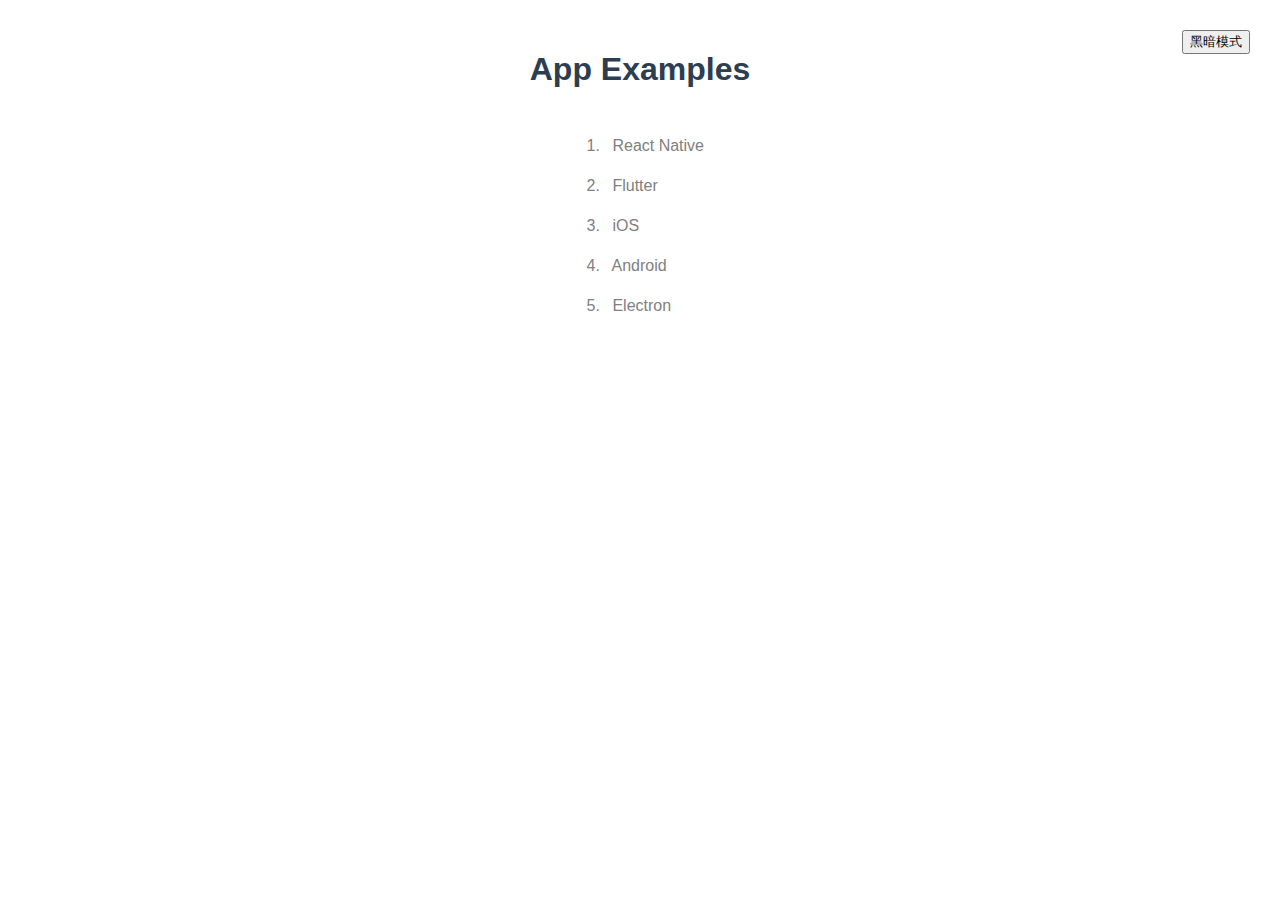
<file: index.html>
<!DOCTYPE html>
<html lang="en">

<head>
    <meta charset="utf-8">
    <title>App Examples</title>
    <meta http-equiv="X-UA-Compatible" content="IE=edge">
    <meta name="viewport" content="width=device-width,initial-scale=1.0">
    <link rel="shortcut icon" href="favicon.png">
    <link href="assets/css/app.css" rel="stylesheet" type="text/css" media="all" />
    <script src="assets/js/common.js"></script>
</head>

<body id="body" class="light">
    <h1>App Examples</h1>
    <ol>
        <li>
            <a href="rn">React Native</a>
        </li>
        <li>
            <a href="flutter">Flutter</a>
        </li>
        <li>
            <a href="ios">iOS</a>
        </li>
        <li>
            <a href="android">Android</a>
        </li>
        <li>
            <a href="electron">Electron</a>
        </li>
    </ol>

    <span class="btn"><button onclick="toggleTheme()">黑暗模式</button></span>
    <script>
        load()
    </script>
</body>

</html>
</file>
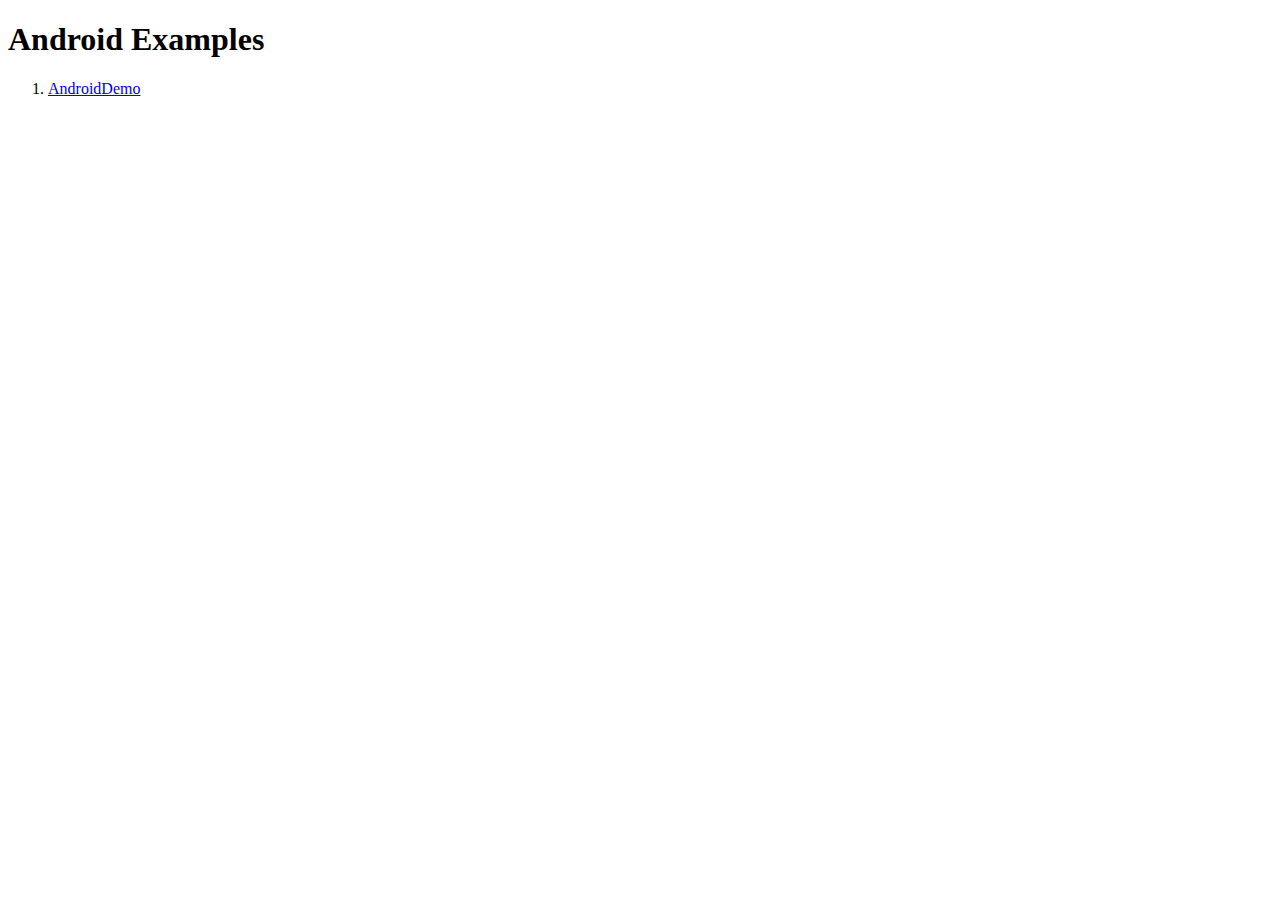
<file: android/index.html>
<!DOCTYPE html>
<html lang="en">

<head>
    <meta charset="utf-8">
    <title>Android Examples</title>
    <meta http-equiv="X-UA-Compatible" content="IE=edge">
    <meta name="viewport" content="width=device-width,initial-scale=1.0">
    <link rel="shortcut icon" href="favicon.png">
    <link href="https://apps.upcwangying.com/assets/css/app.css" rel="stylesheet" type="text/css" media="all" />
</head>

<body>
    <h1>Android Examples</h1>
    <ol>
        <li>
            <a href="demo">AndroidDemo</a>
        </li>
    </ol>
</body>

</html>
</file>
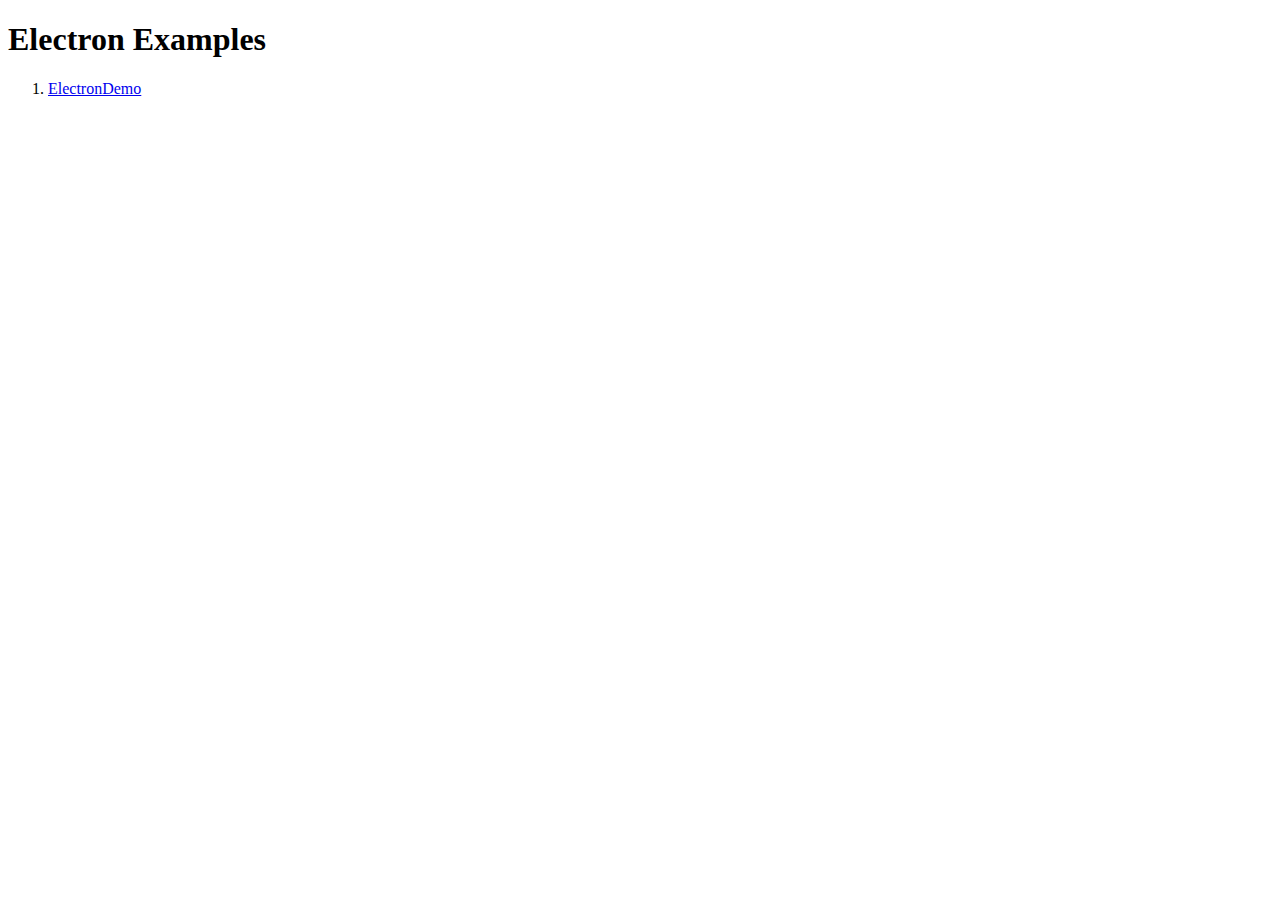
<file: electron/index.html>
<!DOCTYPE html>
<html lang="en">

<head>
    <meta charset="utf-8">
    <title>Electron Examples</title>
    <meta http-equiv="X-UA-Compatible" content="IE=edge">
    <meta name="viewport" content="width=device-width,initial-scale=1.0">
    <link rel="shortcut icon" href="favicon.png">
    <link href="https://apps.upcwangying.com/assets/css/app.css" rel="stylesheet" type="text/css" media="all" />
</head>

<body>
    <h1>Electron Examples</h1>
    <ol>
        <li>
            <a href="demo">ElectronDemo</a>
        </li>
    </ol>
</body>

</html>
</file>
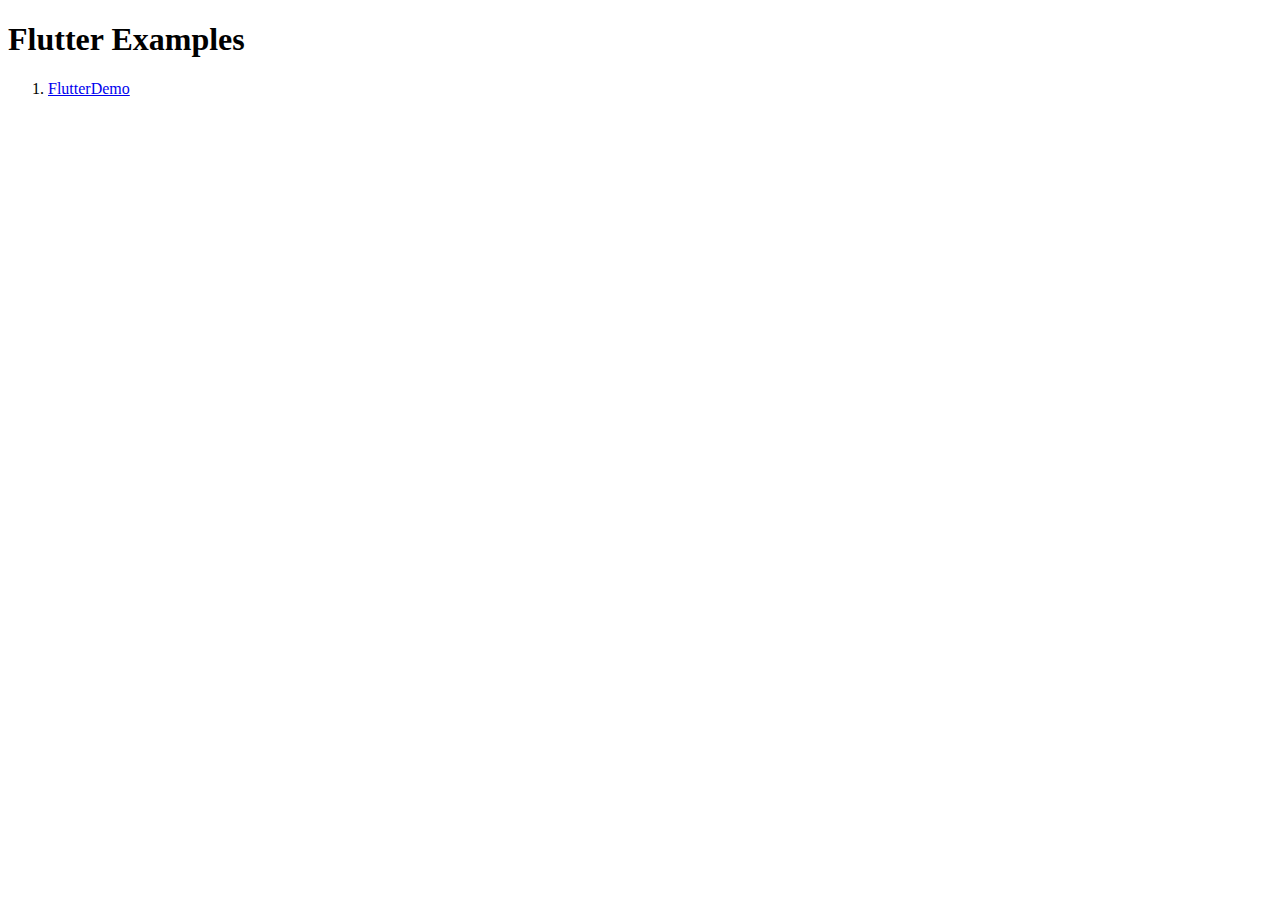
<file: flutter/index.html>
<!DOCTYPE html>
<html lang="en">

<head>
    <meta charset="utf-8">
    <title>Flutter Examples</title>
    <meta http-equiv="X-UA-Compatible" content="IE=edge">
    <meta name="viewport" content="width=device-width,initial-scale=1.0">
    <link rel="shortcut icon" href="favicon.png">
    <link href="https://apps.upcwangying.com/assets/css/app.css" rel="stylesheet" type="text/css" media="all" />
</head>

<body>
    <h1>Flutter Examples</h1>
    <ol>
        <li>
            <a href="demo">FlutterDemo</a>
        </li>
    </ol>
</body>

</html>
</file>
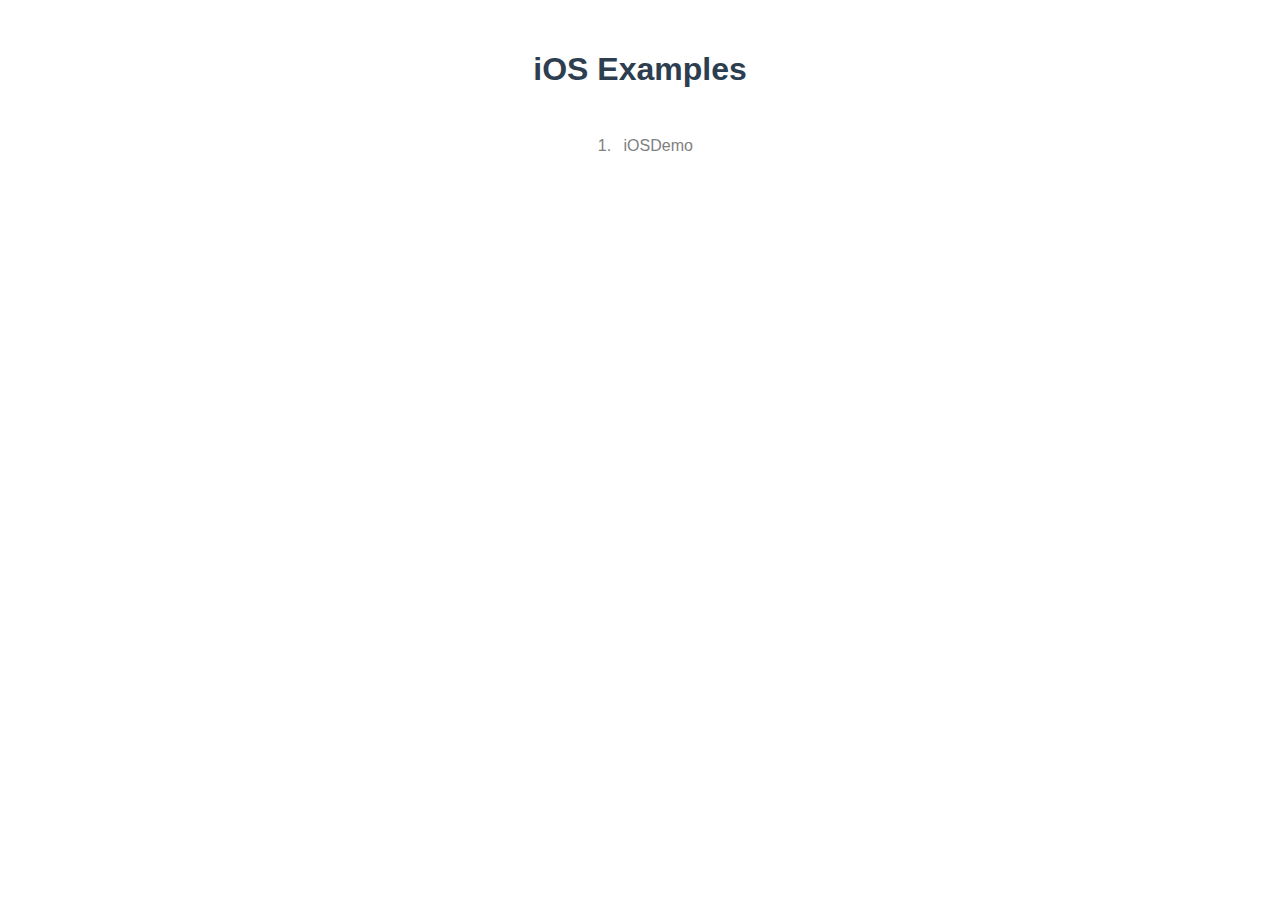
<file: ios/index.html>
<!DOCTYPE html>
<html lang="en">

<head>
    <meta charset="utf-8">
    <title>iOS Examples</title>
    <meta http-equiv="X-UA-Compatible" content="IE=edge">
    <meta name="viewport" content="width=device-width,initial-scale=1.0">
    <link rel="shortcut icon" href="favicon.png">
    <link href="/assets/css/app.css" rel="stylesheet" type="text/css" media="all" />
</head>

<body>
    <h1>iOS Examples</h1>
    <ol>
        <li>
            <a href="demo">iOSDemo</a>
        </li>
    </ol>
</body>

</html>
</file>
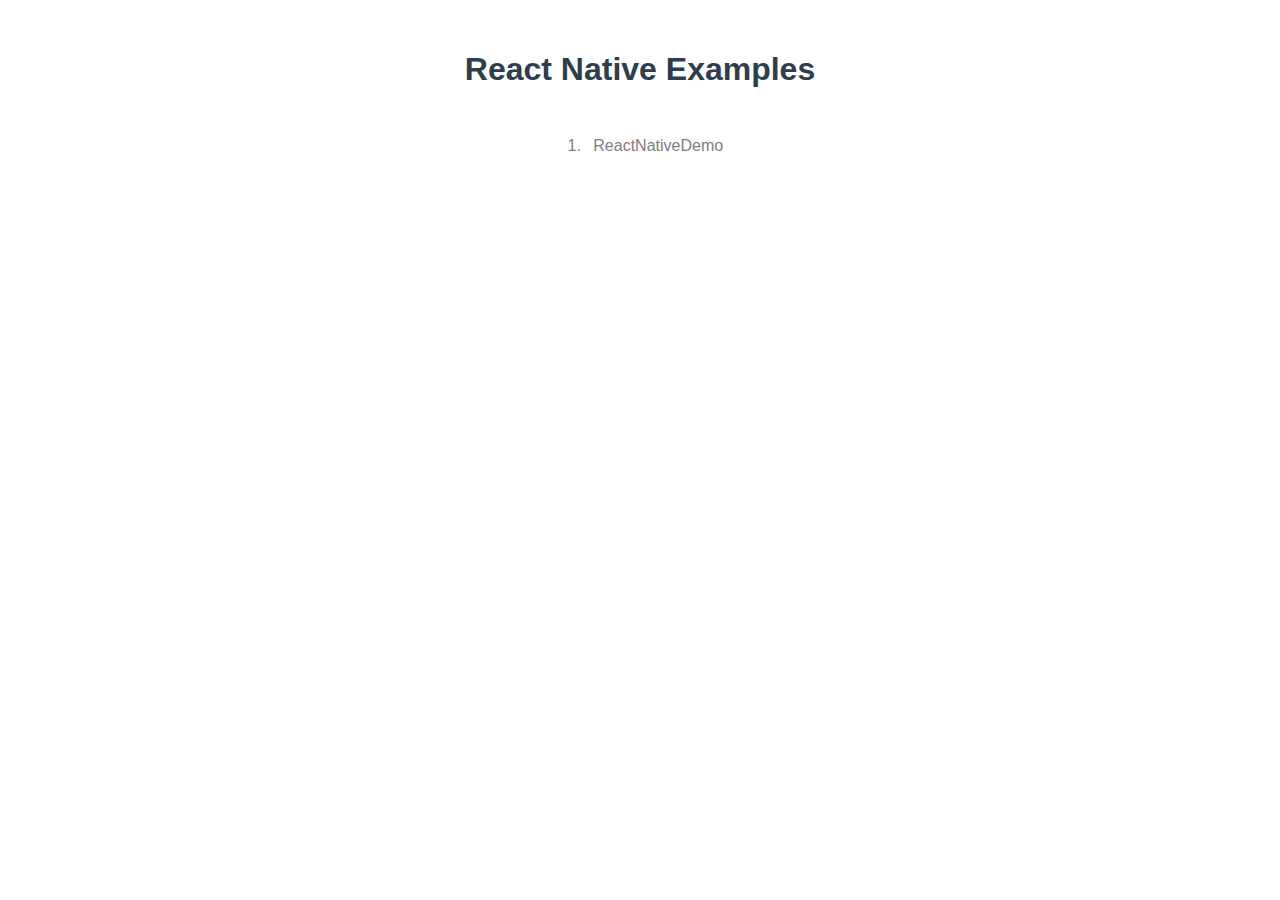
<file: rn/index.html>
<!DOCTYPE html>
<html lang="en">

<head>
    <meta charset="utf-8">
    <title>React Native Examples</title>
    <meta http-equiv="X-UA-Compatible" content="IE=edge">
    <meta name="viewport" content="width=device-width,initial-scale=1.0">
    <link rel="shortcut icon" href="favicon.png"/>
    <link href="/assets/css/app.css" rel="stylesheet" type="text/css" media="all" />
</head>

<body>
    <h1>React Native Examples</h1>
    <ol>
        <li>
            <a href="demo">ReactNativeDemo</a>
        </li>
    </ol>
</body>

</html>
</file>
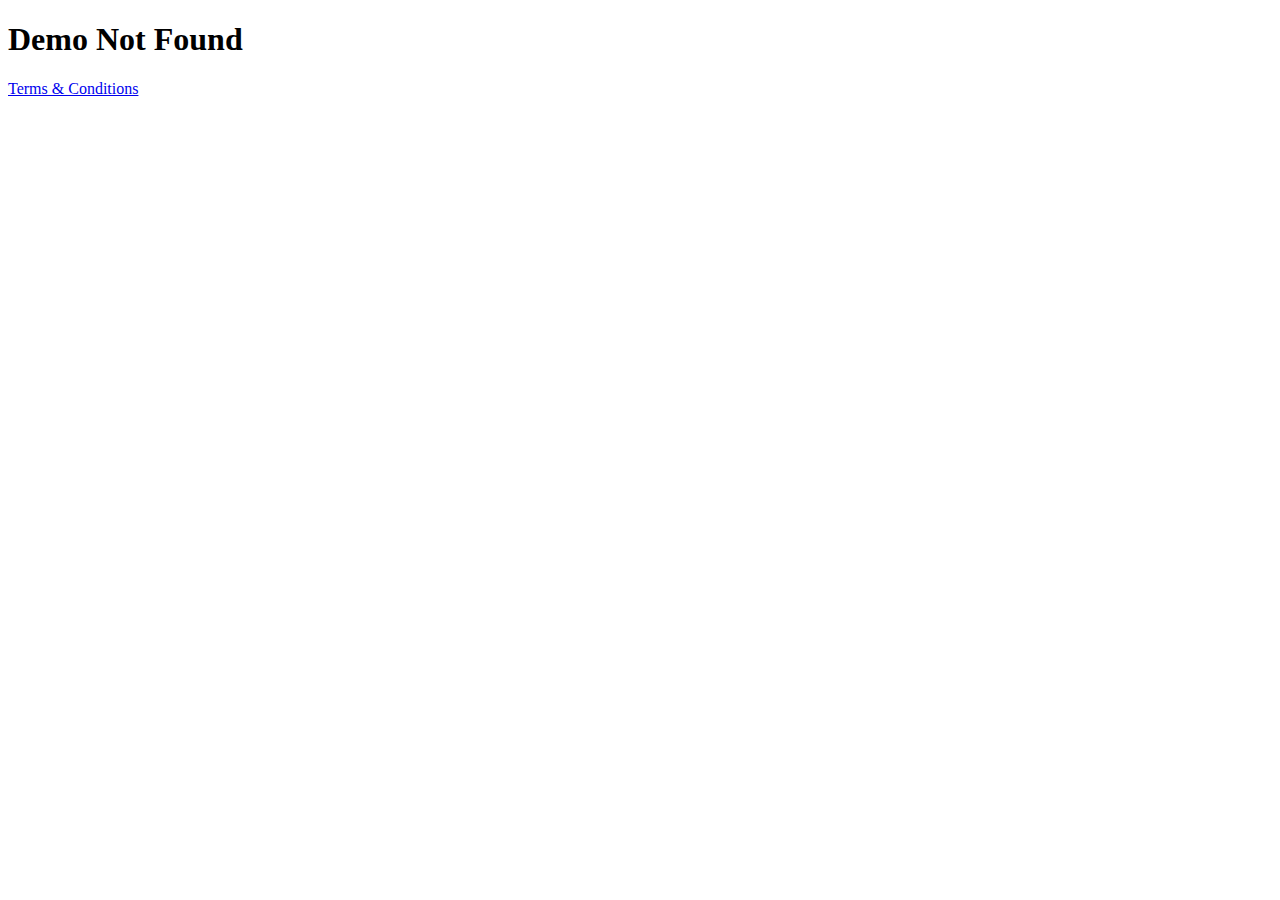
<file: android/demo/index.html>
<!DOCTYPE html>
<html lang="en">
<head>
    <meta charset="utf-8">
    <title>Android Demo</title>
    <meta http-equiv="X-UA-Compatible" content="IE=edge">
    <meta name="viewport" content="width=device-width,initial-scale=1.0">
    <link rel="icon" href="https://apps.upcwangying.com/flutter/demo/image.57x57.png">
    <link href="https://apps.upcwangying.com/assets/css/app.css" rel="stylesheet" type="text/css" media="all" />
    <link href="https://apps.upcwangying.com/assets/css/demo.css" rel="stylesheet" type="text/css" media="all" />
</head>
<body>
    <h1>Demo Not Found</h1>
    <div class="terms-wrapper">
        <a class="terms" href="./terms-and-conditions.html">Terms &amp; Conditions</a>
    </div>
</body>
</html>
</file>
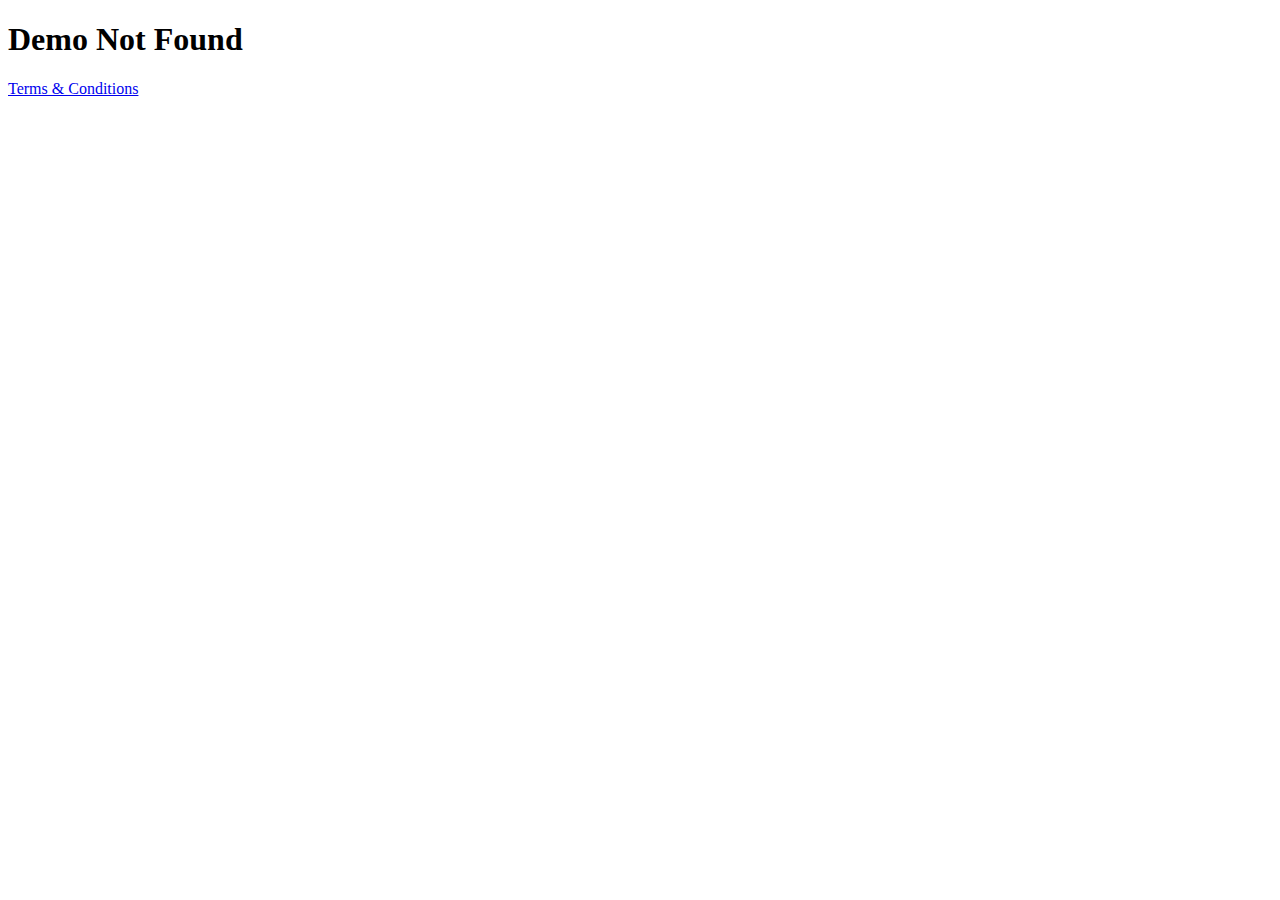
<file: ios/demo/index.html>
<!DOCTYPE html>
<html lang="en">
<head>
    <meta charset="utf-8">
    <title>iOS Demo</title>
    <meta http-equiv="X-UA-Compatible" content="IE=edge">
    <meta name="viewport" content="width=device-width,initial-scale=1.0">
    <link rel="icon" href="https://apps.upcwangying.com/flutter/demo/image.57x57.png">
    <link href="https://apps.upcwangying.com/assets/css/app.css" rel="stylesheet" type="text/css" media="all" />
    <link href="https://apps.upcwangying.com/assets/css/demo.css" rel="stylesheet" type="text/css" media="all" />
</head>
<body>
    <h1>Demo Not Found</h1>
    <div class="terms-wrapper">
        <a class="terms" href="./terms-and-conditions.html">Terms &amp; Conditions</a>
    </div>
</body>
</html>
</file>
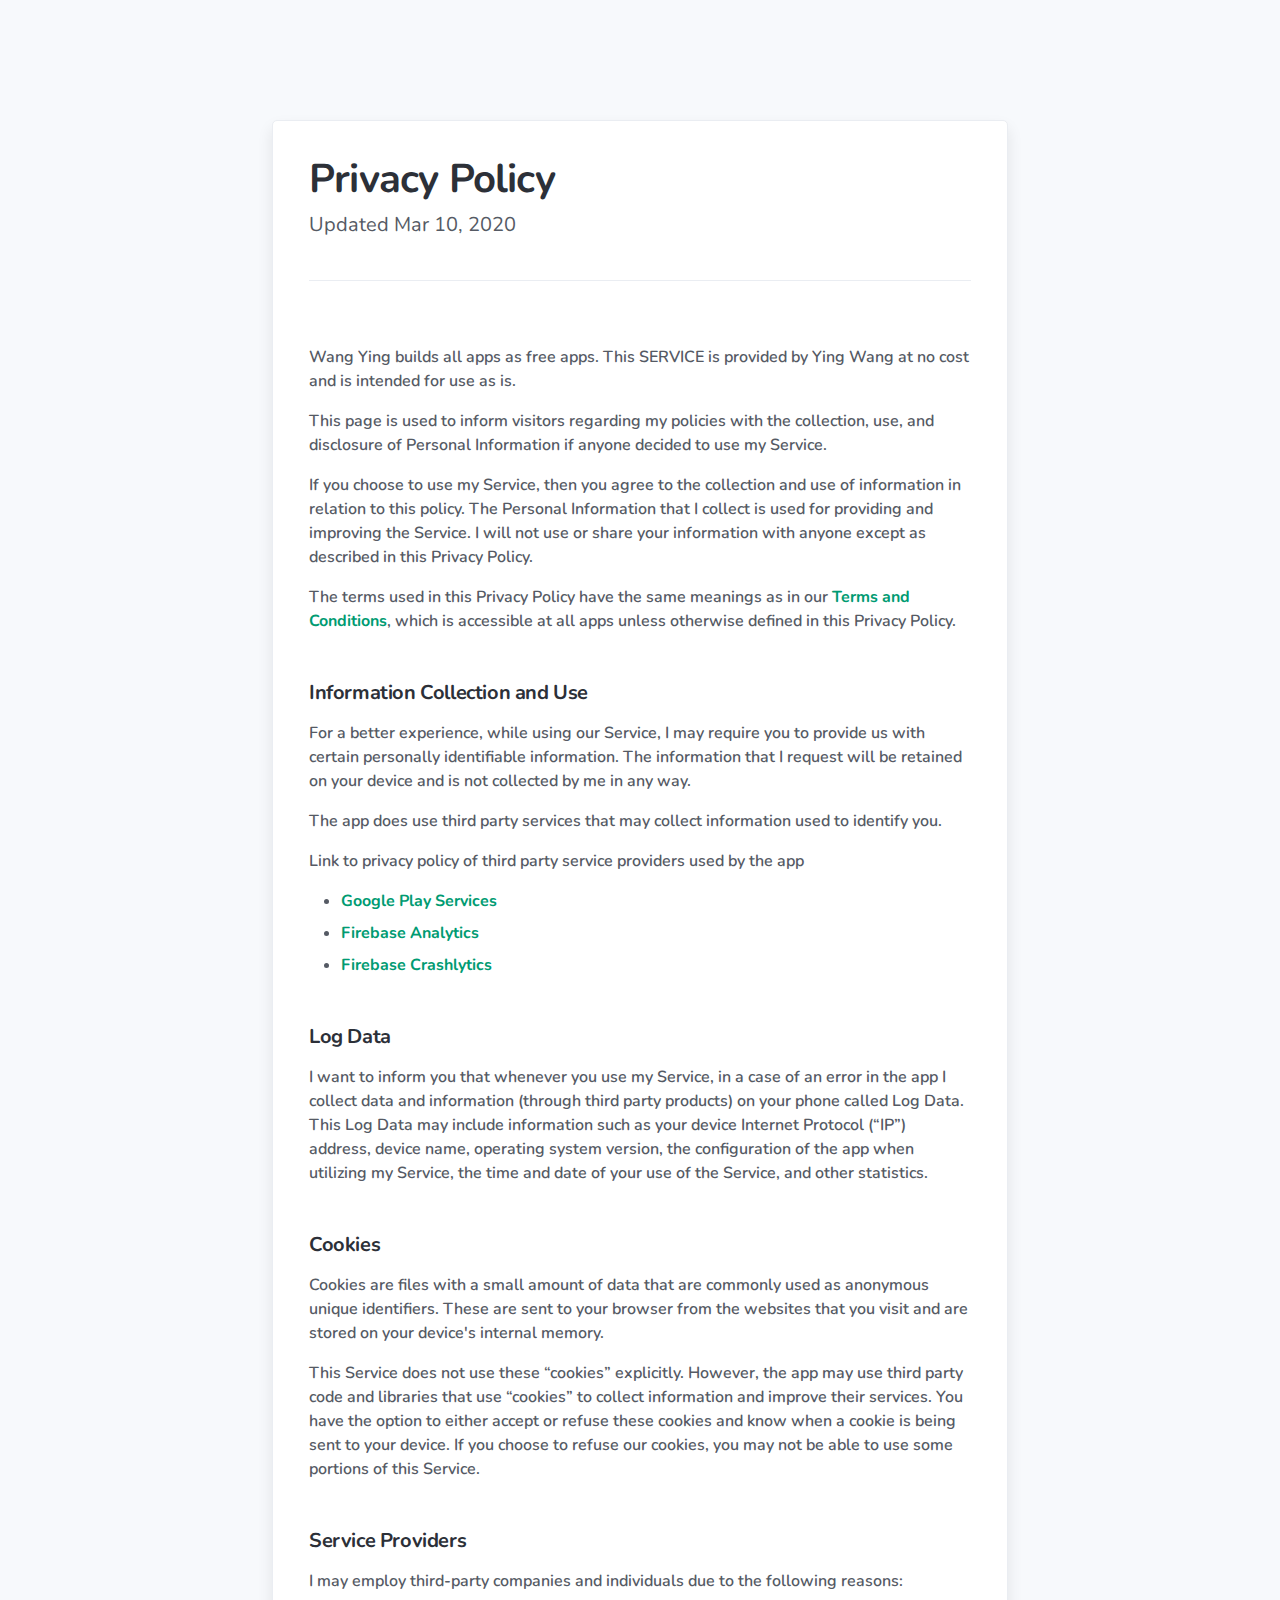
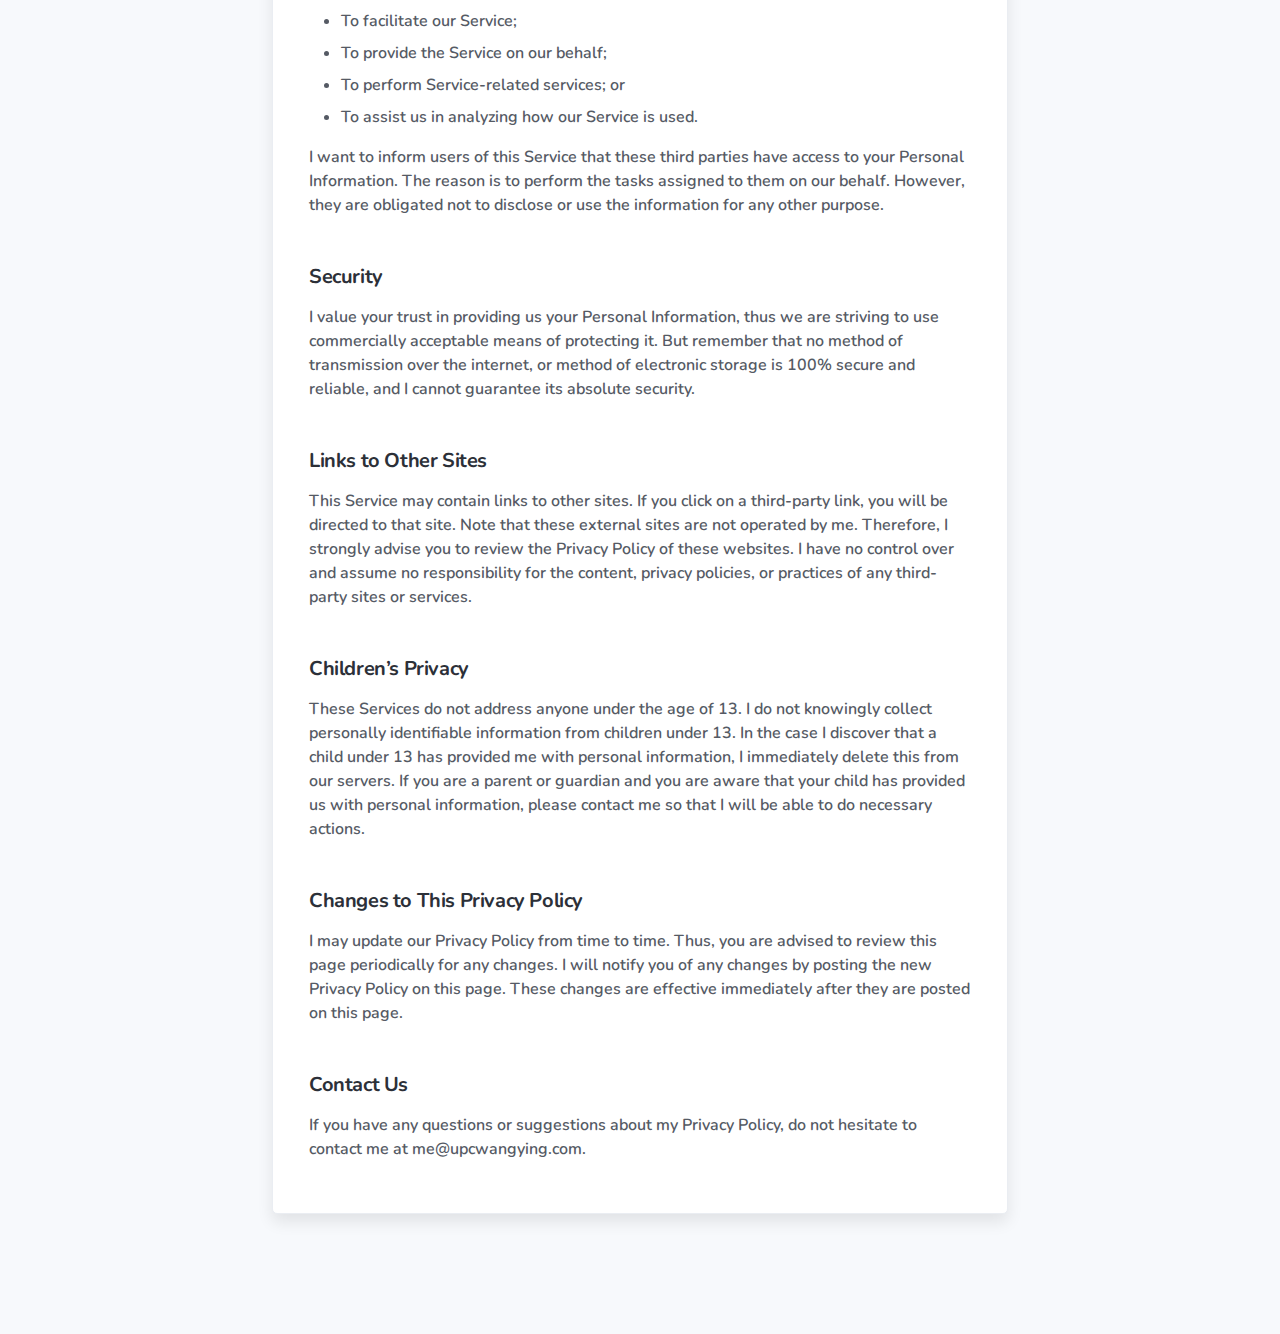
<file: privacy.html>
<!doctype html>
<html lang="en">

<head>
    <meta charset="utf-8">
    <title>Privacy Policy</title>
    <meta name="viewport" content="width=device-width, initial-scale=1.0">
    <link rel="shortcut icon" href="favicon.png">
    <!-- Begin loading animation -->
    <link href="assets/css/loader-pulse.css" rel="stylesheet" type="text/css" media="all" />
    <!-- End loading animation -->
    <link href="assets/css/theme.css" rel="stylesheet" type="text/css" media="all" />
    <link href="https://fonts.googleapis.com/css?family=Nunito:400,400i,600,700&display=swap" rel="stylesheet">
</head>

<body>
<section class="bg-light">
    <div class="container">
        <div class="row justify-content-center">
            <div class="col-xl-8 col-lg-9 col-md-11">
                <div class="card card-body shadow">
                    <div class="d-flex flex-column justify-content-between align-items-start pb-4 mb-4 mb-md-5 border-bottom">
                        <div class="mb-3">
                            <h1 class="mb-2">Privacy Policy</h1>
                            <div class="lead">Updated Mar 10, 2020</div>
                        </div>
                    </div>
                    <article class="article">
                        <h3 class="h2"></h3>
                        <p>
                            Wang Ying builds all apps as free apps.
                            This SERVICE is provided by Ying Wang at
                            no cost and is intended for use as is.
                        </p>
                        <p>
                            This page is used to inform visitors regarding
                            my policies with the collection, use, and
                            disclosure of Personal Information if anyone decided to use
                            my Service.
                        </p>
                        <p>
                            If you choose to use my Service, then you agree
                            to the collection and use of information in relation to this
                            policy. The Personal Information that I collect is
                            used for providing and improving the Service.
                            I will not use or share your
                            information with anyone except as described in this Privacy
                            Policy.
                        </p>
                        <p>
                            The terms used in this Privacy Policy have the same meanings
                            as in our <a href="./terms-and-conditions.html" target="_blank">Terms and Conditions</a>, which is accessible at
                            all apps unless otherwise defined in this Privacy
                            Policy.
                        </p>
                        <h5>Information Collection and Use</h5>
                        <p>
                            For a better experience, while using our Service,
                            I may require you to provide us with certain
                            personally identifiable information. The
                            information that I request will be
                            retained on your device and is not collected by me in any way.
                        </p>
                        <p>
                            The app does use third party services that may collect
                            information used to identify you.
                        </p>
                        <p>
                            Link to privacy policy of third party service providers
                            used by the app
                        </p>
                        <ul>
                            <li><a href="https://play.google.com/intl/en_us/about/privacy-security-deception" target="_blank">Google Play Services</a></li>
                            <li><a href="https://firebase.google.com/policies/analytics" target="_blank">Firebase Analytics</a></li>
                            <li><a href="https://firebase.google.com/terms/crashlytics" target="_blank">Firebase Crashlytics</a></li>
                        </ul>
                        <h5>Log Data</h5>
                        <p>
                            I want to inform you that whenever
                            you use my Service, in a case of an error in the
                            app I collect data and information (through third
                            party products) on your phone called Log Data. This Log Data
                            may include information such as your device Internet
                            Protocol (“IP”) address, device name, operating system
                            version, the configuration of the app when utilizing
                            my Service, the time and date of your use of the
                            Service, and other statistics.
                        </p>
                        <h5>Cookies</h5>
                        <p>
                            Cookies are files with a small amount of data that are
                            commonly used as anonymous unique identifiers. These are
                            sent to your browser from the websites that you visit and
                            are stored on your device's internal memory.
                        </p>
                        <p>
                            This Service does not use these “cookies” explicitly.
                            However, the app may use third party code and libraries that
                            use “cookies” to collect information and improve their
                            services. You have the option to either accept or refuse
                            these cookies and know when a cookie is being sent to your
                            device. If you choose to refuse our cookies, you may not be
                            able to use some portions of this Service.
                        </p>
                        <h5>Service Providers</h5>
                        <p>
                            I may employ third-party companies
                            and individuals due to the following reasons:
                        </p>
                        <ul>
                            <li>To facilitate our Service;</li>
                            <li>To provide the Service on our behalf;</li>
                            <li>To perform Service-related services; or</li>
                            <li>To assist us in analyzing how our Service is used.</li>
                        </ul>
                        <p>
                            I want to inform users of this
                            Service that these third parties have access to your
                            Personal Information. The reason is to perform the tasks
                            assigned to them on our behalf. However, they are obligated
                            not to disclose or use the information for any other
                            purpose.
                        </p>
                        <h5>Security</h5>
                        <p>
                            I value your trust in providing us
                            your Personal Information, thus we are striving to use
                            commercially acceptable means of protecting it. But remember
                            that no method of transmission over the internet, or method
                            of electronic storage is 100% secure and reliable, and
                            I cannot guarantee its absolute security.
                        </p>
                        <h5>Links to Other Sites</h5>
                        <p>
                            This Service may contain links to other sites. If you click
                            on a third-party link, you will be directed to that site.
                            Note that these external sites are not operated by
                            me. Therefore, I strongly advise you to
                            review the Privacy Policy of these websites.
                            I have no control over and assume no
                            responsibility for the content, privacy policies, or
                            practices of any third-party sites or services.
                        </p>
                        <h5>Children’s Privacy</h5>
                        <p>
                            These Services do not address anyone under the age of 13.
                            I do not knowingly collect personally
                            identifiable information from children under 13. In the case
                            I discover that a child under 13 has provided
                            me with personal information,
                            I immediately delete this from our servers. If you
                            are a parent or guardian and you are aware that your child
                            has provided us with personal information, please contact
                            me so that I will be able to do
                            necessary actions.
                        </p>
                        <h5>Changes to This Privacy Policy</h5>
                        <p>
                            I may update our Privacy Policy from
                            time to time. Thus, you are advised to review this page
                            periodically for any changes. I will
                            notify you of any changes by posting the new Privacy Policy
                            on this page. These changes are effective immediately after
                            they are posted on this page.
                        </p>
                        <h5>Contact Us</h5>
                        <p>
                            If you have any questions or suggestions about
                            my Privacy Policy, do not hesitate to contact
                            me at me@upcwangying.com.
                        </p>
                    </article>
                </div>
            </div>
        </div>
    </div>
</section>

<script type="text/javascript" src="https://apps.upcwangying.com/assets/js/theme.js"></script>
<!-- Removes page load animation when window is finished loading -->
<script type="text/javascript">
  window.addEventListener("load",function(){document.querySelector('body').classList.add('loaded');});
</script>
</body>
</html>
</file>
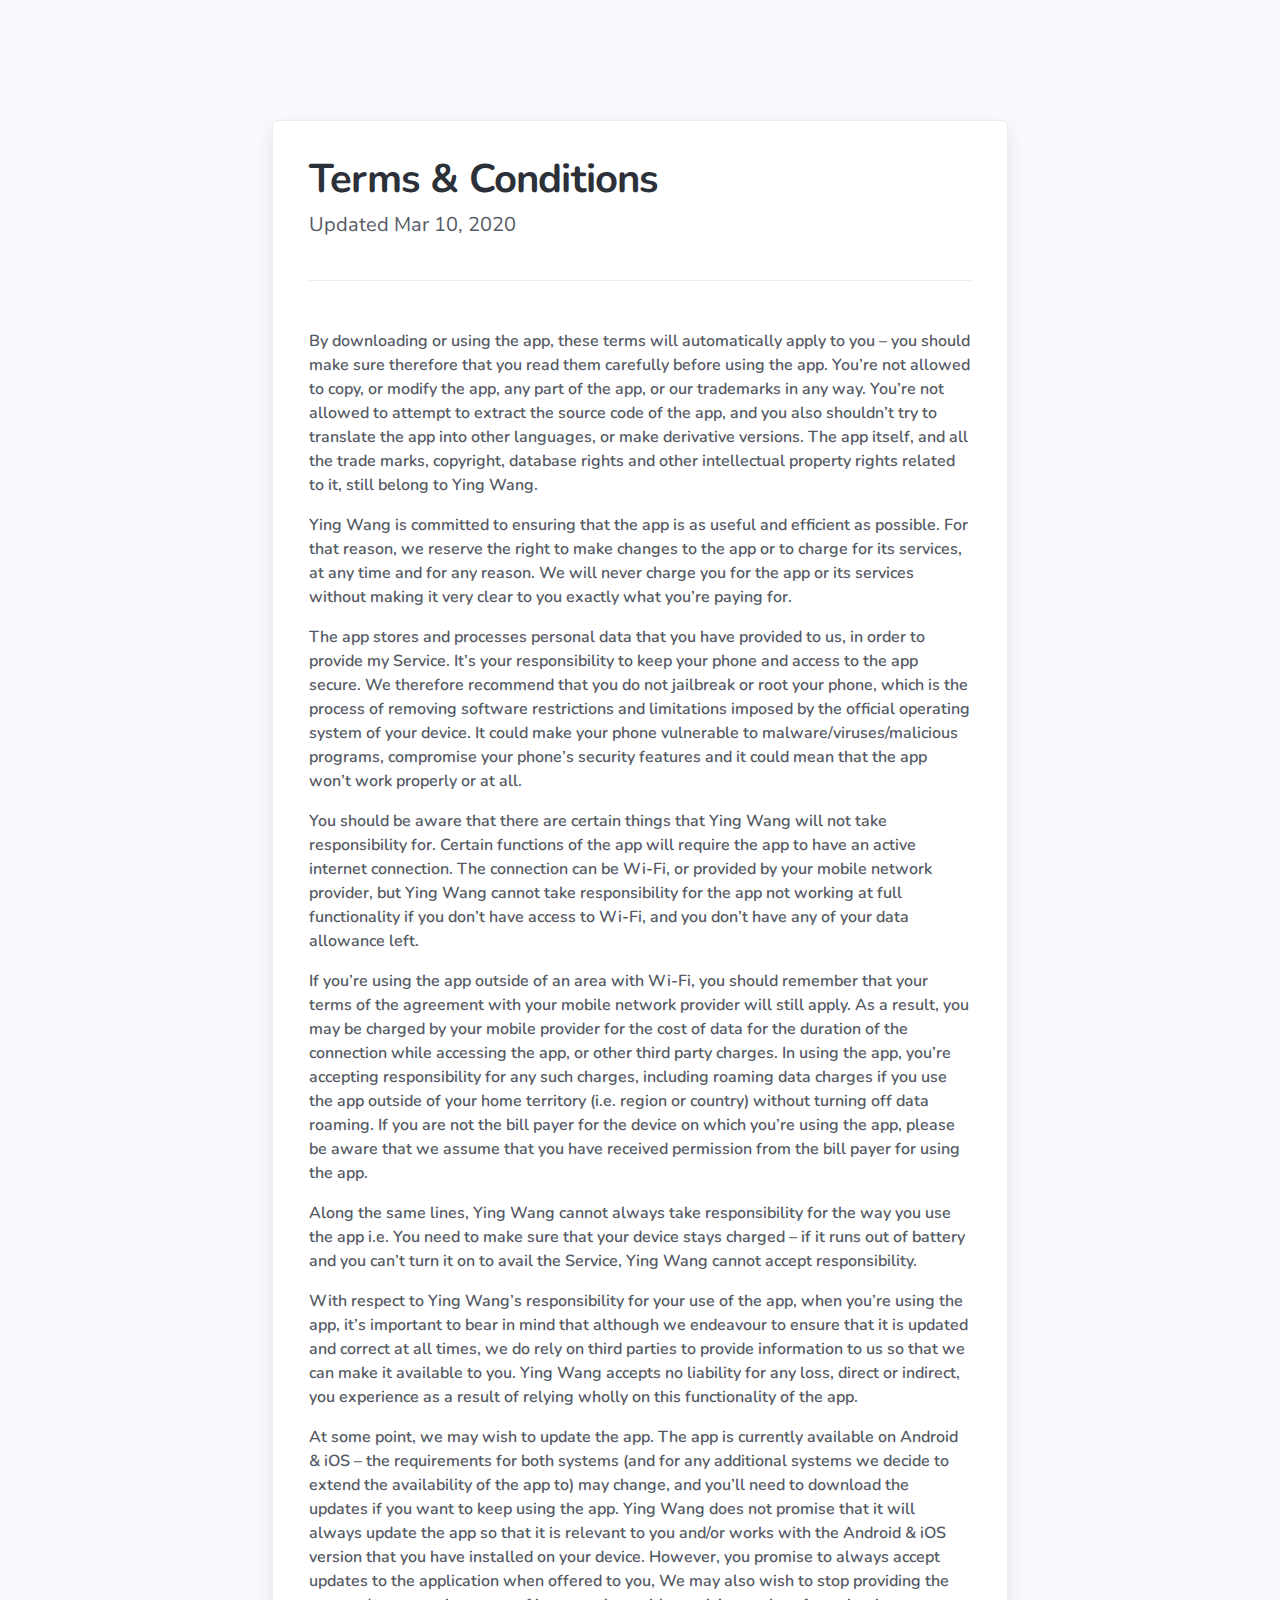
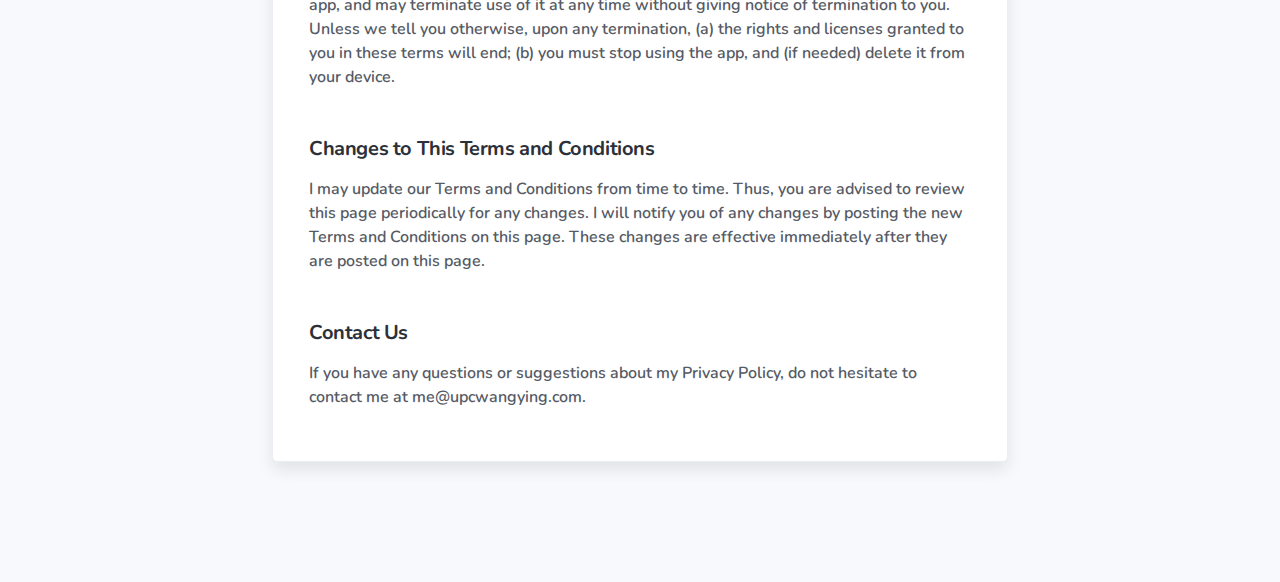
<file: terms-and-conditions.html>
<!doctype html>
<html lang="en">

  <head>
    <meta charset="utf-8">
    <title>Terms &amp; Conditions</title>
    <meta name="viewport" content="width=device-width, initial-scale=1.0">
    <link rel="shortcut icon" href="favicon.png">
    <!-- Begin loading animation -->
    <link href="assets/css/loader-pulse.css" rel="stylesheet" type="text/css" media="all" />
    <!-- End loading animation -->
    <link href="assets/css/theme.css" rel="stylesheet" type="text/css" media="all" />
    <link href="https://fonts.googleapis.com/css?family=Nunito:400,400i,600,700&display=swap" rel="stylesheet">
  </head>

  <body>

    <section class="bg-light">
      <div class="container">
        <div class="row justify-content-center">
          <div class="col-xl-8 col-lg-9 col-md-11">
            <div class="card card-body shadow">
              <div class="d-flex flex-column justify-content-between align-items-start pb-4 mb-4 mb-md-5 border-bottom">
                <div class="mb-3">
                  <h1 class="mb-2">Terms &amp; Conditions</h1>
                  <div class="lead">Updated Mar 10, 2020</div>
                </div>
              </div>
              <article class="article">
                <p>
                  By downloading or using the app, these terms will
                  automatically apply to you – you should make sure therefore
                  that you read them carefully before using the app. You’re
                  not allowed to copy, or modify the app, any part of the app,
                  or our trademarks in any way. You’re not allowed to attempt
                  to extract the source code of the app, and you also
                  shouldn’t try to translate the app into other languages, or
                  make derivative versions. The app itself, and all the trade
                  marks, copyright, database rights and other intellectual
                  property rights related to it, still belong to
                  Ying Wang.
                </p>
                <p>
                  Ying Wang is committed to ensuring that the app
                  is as useful and efficient as possible. For that reason, we
                  reserve the right to make changes to the app or to charge
                  for its services, at any time and for any reason. We will
                  never charge you for the app or its services without making
                  it very clear to you exactly what you’re paying for.
                </p>
                <p>
                  The app stores and processes personal data
                  that you have provided to us, in order to provide
                  my Service. It’s your responsibility to keep your
                  phone and access to the app secure. We therefore recommend
                  that you do not jailbreak or root your phone, which is the
                  process of removing software restrictions and limitations
                  imposed by the official operating system of your device. It
                  could make your phone vulnerable to
                  malware/viruses/malicious programs, compromise your phone’s
                  security features and it could mean that the
                  app won’t work properly or at all.
                </p>
                <p>
                  You should be aware that there are certain things that
                  Ying Wang will not take responsibility for.
                  Certain functions of the app will require the app to have an
                  active internet connection. The connection can be Wi-Fi, or
                  provided by your mobile network provider, but
                  Ying Wang cannot take responsibility for the
                  app not working at full functionality if you don’t have
                  access to Wi-Fi, and you don’t have any of your data
                  allowance left.
                </p>
                <p>
                  If you’re using the app outside of an area with Wi-Fi, you
                  should remember that your terms of the agreement with your
                  mobile network provider will still apply. As a result, you
                  may be charged by your mobile provider for the cost of data
                  for the duration of the connection while accessing the app,
                  or other third party charges. In using the app, you’re
                  accepting responsibility for any such charges, including
                  roaming data charges if you use the app outside of your home
                  territory (i.e. region or country) without turning off data
                  roaming. If you are not the bill payer for the device on
                  which you’re using the app, please be aware that we assume
                  that you have received permission from the bill payer for
                  using the app.
                </p>
                <p>
                  Along the same lines, Ying Wang cannot always
                  take responsibility for the way you use the app i.e. You
                  need to make sure that your device stays charged – if it
                  runs out of battery and you can’t turn it on to avail the
                  Service, Ying Wang cannot accept
                  responsibility.
                </p>
                <p>
                  With respect to Ying Wang’s responsibility for
                  your use of the app, when you’re using the app, it’s
                  important to bear in mind that although we endeavour to
                  ensure that it is updated and correct at all times, we do
                  rely on third parties to provide information to us so that
                  we can make it available to you.
                  Ying Wang accepts no liability for any loss,
                  direct or indirect, you experience as a result of relying
                  wholly on this functionality of the app.
                </p>
                <p>
                  At some point, we may wish to update the app. The app is
                  currently available on Android &amp; iOS – the requirements for
                  both systems (and for any additional systems we
                  decide to extend the availability of the app to) may change,
                  and you’ll need to download the updates if you want to keep
                  using the app. Ying Wang does not promise that
                  it will always update the app so that it is relevant to you
                  and/or works with the Android &amp; iOS version that you have
                  installed on your device. However, you promise to always
                  accept updates to the application when offered to you, We
                  may also wish to stop providing the app, and may terminate
                  use of it at any time without giving notice of termination
                  to you. Unless we tell you otherwise, upon any termination,
                  (a) the rights and licenses granted to you in these terms
                  will end; (b) you must stop using the app, and (if needed)
                  delete it from your device.
                </p>
                <h5>Changes to This Terms and Conditions</h5>
                <p>
                  I may update our Terms and Conditions
                  from time to time. Thus, you are advised to review this page
                  periodically for any changes. I will
                  notify you of any changes by posting the new Terms and
                  Conditions on this page. These changes are effective
                  immediately after they are posted on this page.
                </p>
                <h5>Contact Us</h5>
                <p>
                  If you have any questions or suggestions about
                  my Privacy Policy, do not hesitate to contact
                  me at me@upcwangying.com.
                </p>
              </article>
            </div>
          </div>
        </div>
      </div>
    </section>
    <!-- Required theme scripts (Do not remove) -->
    <script type="text/javascript" src="https://apps.upcwangying.com/assets/js/theme.js"></script>
    <!-- Removes page load animation when window is finished loading -->
    <script type="text/javascript">
      window.addEventListener("load",function(){document.querySelector('body').classList.add('loaded');});
    </script>

  </body>

</html>
</file>
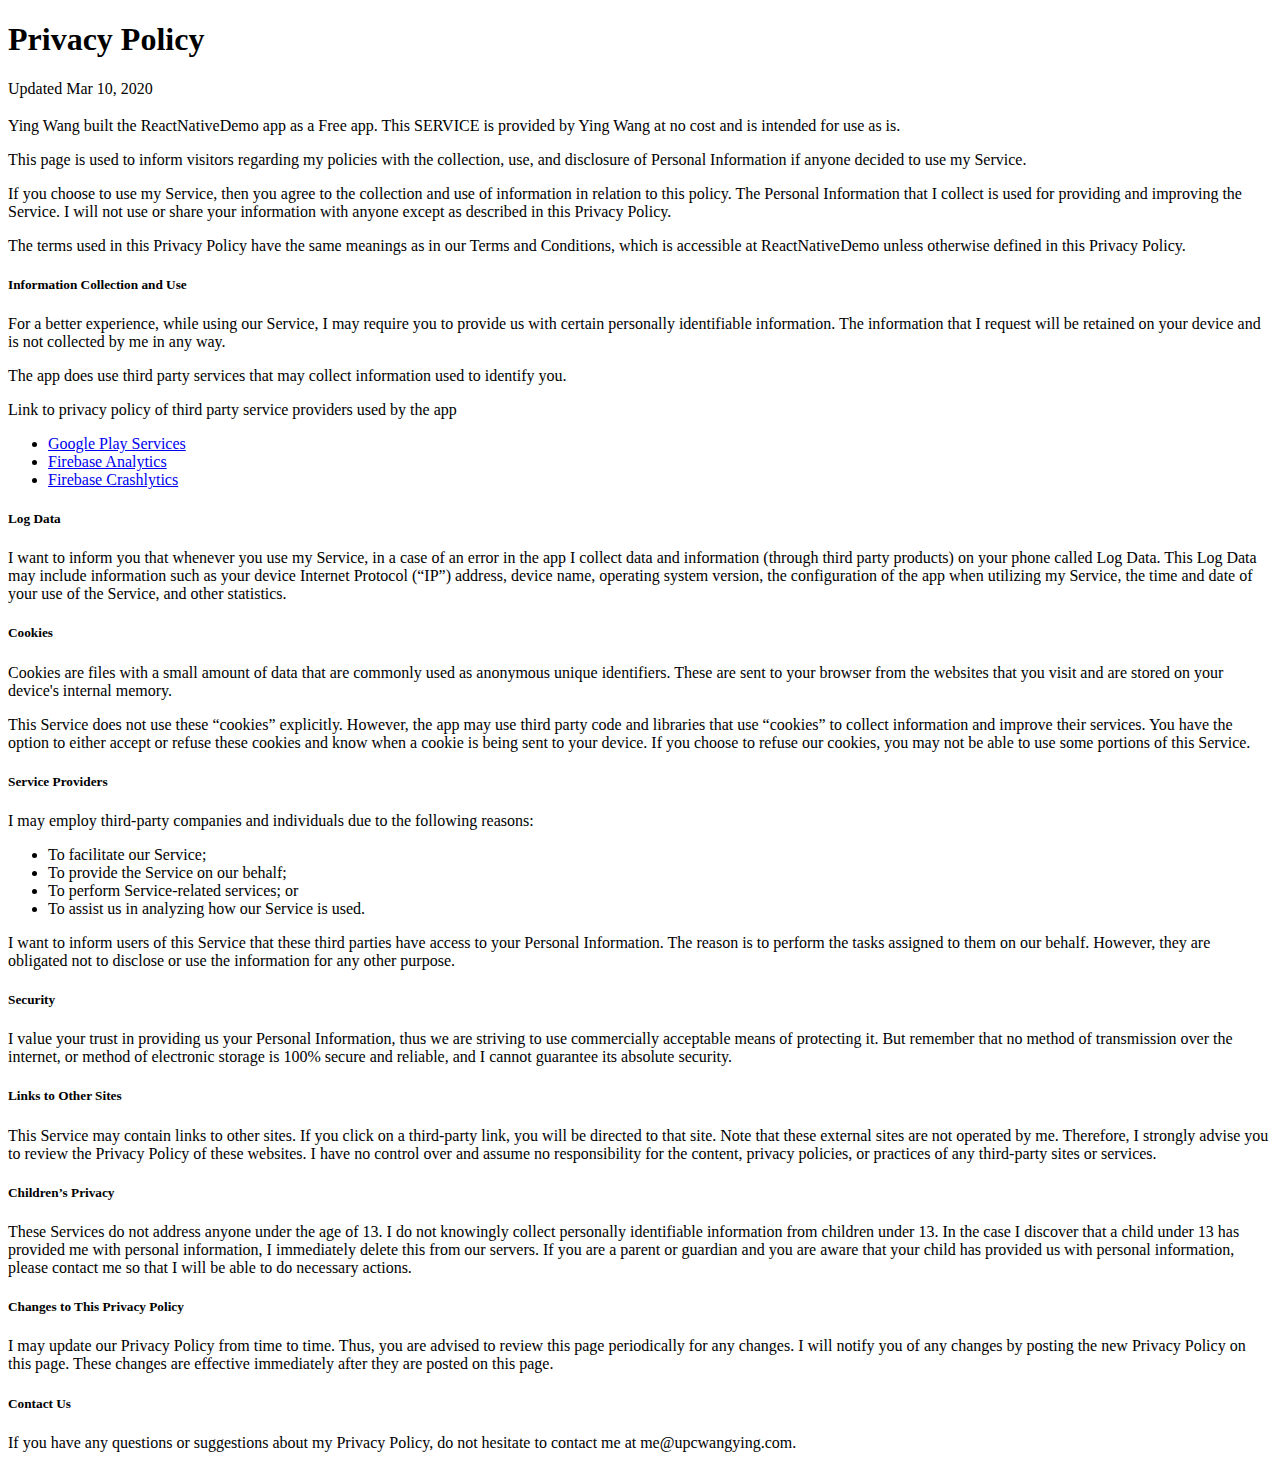
<file: rn/demo/privacy.html>
<!doctype html>
<html lang="en">

<head>
    <meta charset="utf-8">
    <title>Privacy Policy</title>
    <meta name="viewport" content="width=device-width, initial-scale=1.0">
    <meta name="description" content="Bootstrap HTML template and UI kit by Medium Rare">
    <!-- Begin loading animation -->
    <link href="https://apps.upcwangying.com/assets/css/loader-pulse.css" rel="stylesheet" type="text/css" media="all" />
    <!-- End loading animation -->
    <link href="https://apps.upcwangying.com/assets/css/theme.css" rel="stylesheet" type="text/css" media="all" />
    <link href="https://fonts.googleapis.com/css?family=Nunito:400,400i,600,700&display=swap" rel="stylesheet">
</head>

<body>
<section class="bg-light">
    <div class="container">
        <div class="row justify-content-center">
            <div class="col-xl-8 col-lg-9 col-md-11">
                <div class="card card-body shadow">
                    <div class="d-flex flex-column justify-content-between align-items-start pb-4 mb-4 mb-md-5 border-bottom">
                        <div class="mb-3">
                            <h1 class="mb-2">Privacy Policy</h1>
                            <div class="lead">Updated Mar 10, 2020</div>
                        </div>
                    </div>
                    <article class="article">
                        <h3 class="h2"></h3>
                        <p>
                            Ying Wang built the ReactNativeDemo app as
                            a Free app. This SERVICE is provided by
                            Ying Wang at no cost and is intended for
                            use as is.
                        </p>
                        <p>
                            This page is used to inform visitors regarding
                            my policies with the collection, use, and
                            disclosure of Personal Information if anyone decided to use
                            my Service.
                        </p>
                        <p>
                            If you choose to use my Service, then you agree
                            to the collection and use of information in relation to this
                            policy. The Personal Information that I collect is
                            used for providing and improving the Service.
                            I will not use or share your
                            information with anyone except as described in this Privacy
                            Policy.
                        </p>
                        <p>
                            The terms used in this Privacy Policy have the same meanings
                            as in our Terms and Conditions, which is accessible at
                            ReactNativeDemo unless otherwise defined in this Privacy
                            Policy.
                        </p>
                        <h5>Information Collection and Use</h5>
                        <p>
                            For a better experience, while using our Service,
                            I may require you to provide us with certain
                            personally identifiable information. The
                            information that I request will be
                            retained on your device and is not collected by me in any way.
                        </p>
                        <p>
                            The app does use third party services that may collect
                            information used to identify you.
                        </p>
                        <p>
                            Link to privacy policy of third party service providers
                            used by the app
                        </p>
                        <ul>
                            <li><a href="https://play.google.com/intl/en_us/about/privacy-security-deception" target="_blank">Google Play Services</a></li>
                            <li><a href="https://firebase.google.com/policies/analytics" target="_blank">Firebase Analytics</a></li>
                            <li><a href="https://firebase.google.com/terms/crashlytics" target="_blank">Firebase Crashlytics</a></li>
                        </ul>
                        <h5>Log Data</h5>
                        <p>
                            I want to inform you that whenever
                            you use my Service, in a case of an error in the
                            app I collect data and information (through third
                            party products) on your phone called Log Data. This Log Data
                            may include information such as your device Internet
                            Protocol (“IP”) address, device name, operating system
                            version, the configuration of the app when utilizing
                            my Service, the time and date of your use of the
                            Service, and other statistics.
                        </p>
                        <h5>Cookies</h5>
                        <p>
                            Cookies are files with a small amount of data that are
                            commonly used as anonymous unique identifiers. These are
                            sent to your browser from the websites that you visit and
                            are stored on your device's internal memory.
                        </p>
                        <p>
                            This Service does not use these “cookies” explicitly.
                            However, the app may use third party code and libraries that
                            use “cookies” to collect information and improve their
                            services. You have the option to either accept or refuse
                            these cookies and know when a cookie is being sent to your
                            device. If you choose to refuse our cookies, you may not be
                            able to use some portions of this Service.
                        </p>
                        <h5>Service Providers</h5>
                        <p>
                            I may employ third-party companies
                            and individuals due to the following reasons:
                        </p>
                        <ul>
                            <li>To facilitate our Service;</li>
                            <li>To provide the Service on our behalf;</li>
                            <li>To perform Service-related services; or</li>
                            <li>To assist us in analyzing how our Service is used.</li>
                        </ul>
                        <p>
                            I want to inform users of this
                            Service that these third parties have access to your
                            Personal Information. The reason is to perform the tasks
                            assigned to them on our behalf. However, they are obligated
                            not to disclose or use the information for any other
                            purpose.
                        </p>
                        <h5>Security</h5>
                        <p>
                            I value your trust in providing us
                            your Personal Information, thus we are striving to use
                            commercially acceptable means of protecting it. But remember
                            that no method of transmission over the internet, or method
                            of electronic storage is 100% secure and reliable, and
                            I cannot guarantee its absolute security.
                        </p>
                        <h5>Links to Other Sites</h5>
                        <p>
                            This Service may contain links to other sites. If you click
                            on a third-party link, you will be directed to that site.
                            Note that these external sites are not operated by
                            me. Therefore, I strongly advise you to
                            review the Privacy Policy of these websites.
                            I have no control over and assume no
                            responsibility for the content, privacy policies, or
                            practices of any third-party sites or services.
                        </p>
                        <h5>Children’s Privacy</h5>
                        <p>
                            These Services do not address anyone under the age of 13.
                            I do not knowingly collect personally
                            identifiable information from children under 13. In the case
                            I discover that a child under 13 has provided
                            me with personal information,
                            I immediately delete this from our servers. If you
                            are a parent or guardian and you are aware that your child
                            has provided us with personal information, please contact
                            me so that I will be able to do
                            necessary actions.
                        </p>
                        <h5>Changes to This Privacy Policy</h5>
                        <p>
                            I may update our Privacy Policy from
                            time to time. Thus, you are advised to review this page
                            periodically for any changes. I will
                            notify you of any changes by posting the new Privacy Policy
                            on this page. These changes are effective immediately after
                            they are posted on this page.
                        </p>
                        <h5>Contact Us</h5>
                        <p>
                            If you have any questions or suggestions about
                            my Privacy Policy, do not hesitate to contact
                            me at me@upcwangying.com.
                        </p>
                    </article>
                </div>
            </div>
        </div>
    </div>
</section>

<script type="text/javascript" src="https://apps.upcwangying.com/assets/js/theme.js"></script>
<!-- Removes page load animation when window is finished loading -->
<script type="text/javascript">
  window.addEventListener("load",function(){document.querySelector('body').classList.add('loaded');});
</script>
</body>
</html>
</file>
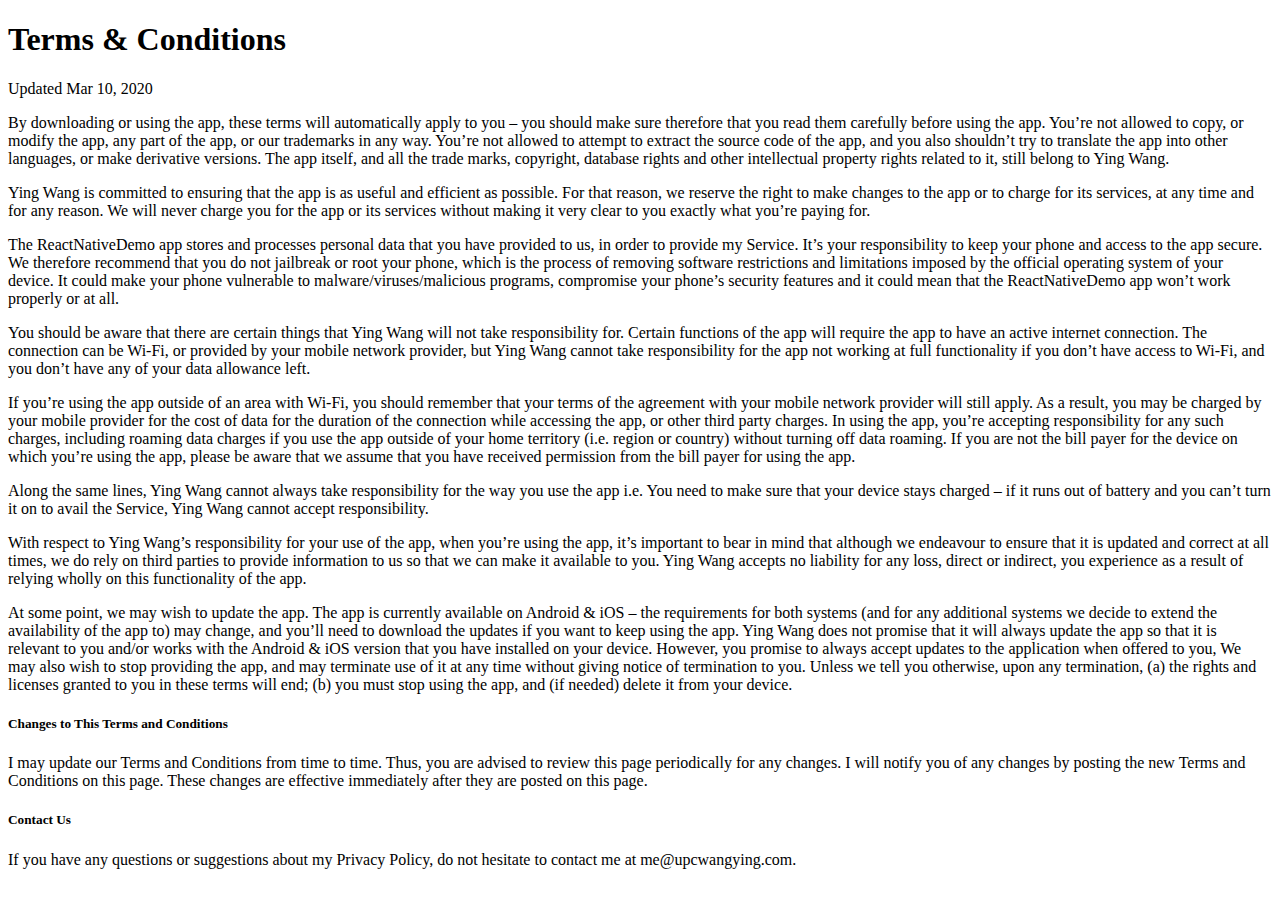
<file: rn/demo/terms-and-conditions.html>
<!doctype html>
<html lang="en">

  <head>
    <meta charset="utf-8">
    <title>Terms &amp; Conditions</title>
    <meta name="viewport" content="width=device-width, initial-scale=1.0">
    <!-- Begin loading animation -->
    <link href="https://apps.upcwangying.com/assets/css/loader-pulse.css" rel="stylesheet" type="text/css" media="all" />
    <!-- End loading animation -->
    <link href="https://apps.upcwangying.com/assets/css/theme.css" rel="stylesheet" type="text/css" media="all" />
    <link href="https://fonts.googleapis.com/css?family=Nunito:400,400i,600,700&display=swap" rel="stylesheet">
  </head>

  <body>

    <section class="bg-light">
      <div class="container">
        <div class="row justify-content-center">
          <div class="col-xl-8 col-lg-9 col-md-11">
            <div class="card card-body shadow">
              <div class="d-flex flex-column justify-content-between align-items-start pb-4 mb-4 mb-md-5 border-bottom">
                <div class="mb-3">
                  <h1 class="mb-2">Terms &amp; Conditions</h1>
                  <div class="lead">Updated Mar 10, 2020</div>
                </div>
              </div>
              <article class="article">
                <p>
                  By downloading or using the app, these terms will
                  automatically apply to you – you should make sure therefore
                  that you read them carefully before using the app. You’re
                  not allowed to copy, or modify the app, any part of the app,
                  or our trademarks in any way. You’re not allowed to attempt
                  to extract the source code of the app, and you also
                  shouldn’t try to translate the app into other languages, or
                  make derivative versions. The app itself, and all the trade
                  marks, copyright, database rights and other intellectual
                  property rights related to it, still belong to
                  Ying Wang.
                </p>
                <p>
                  Ying Wang is committed to ensuring that the app
                  is as useful and efficient as possible. For that reason, we
                  reserve the right to make changes to the app or to charge
                  for its services, at any time and for any reason. We will
                  never charge you for the app or its services without making
                  it very clear to you exactly what you’re paying for.
                </p>
                <p>
                  The ReactNativeDemo app stores and processes personal data
                  that you have provided to us, in order to provide
                  my Service. It’s your responsibility to keep your
                  phone and access to the app secure. We therefore recommend
                  that you do not jailbreak or root your phone, which is the
                  process of removing software restrictions and limitations
                  imposed by the official operating system of your device. It
                  could make your phone vulnerable to
                  malware/viruses/malicious programs, compromise your phone’s
                  security features and it could mean that the
                  ReactNativeDemo app won’t work properly or at all.
                </p>
                <p>
                  You should be aware that there are certain things that
                  Ying Wang will not take responsibility for.
                  Certain functions of the app will require the app to have an
                  active internet connection. The connection can be Wi-Fi, or
                  provided by your mobile network provider, but
                  Ying Wang cannot take responsibility for the
                  app not working at full functionality if you don’t have
                  access to Wi-Fi, and you don’t have any of your data
                  allowance left.
                </p>
                <p>
                  If you’re using the app outside of an area with Wi-Fi, you
                  should remember that your terms of the agreement with your
                  mobile network provider will still apply. As a result, you
                  may be charged by your mobile provider for the cost of data
                  for the duration of the connection while accessing the app,
                  or other third party charges. In using the app, you’re
                  accepting responsibility for any such charges, including
                  roaming data charges if you use the app outside of your home
                  territory (i.e. region or country) without turning off data
                  roaming. If you are not the bill payer for the device on
                  which you’re using the app, please be aware that we assume
                  that you have received permission from the bill payer for
                  using the app.
                </p>
                <p>
                  Along the same lines, Ying Wang cannot always
                  take responsibility for the way you use the app i.e. You
                  need to make sure that your device stays charged – if it
                  runs out of battery and you can’t turn it on to avail the
                  Service, Ying Wang cannot accept
                  responsibility.
                </p>
                <p>
                  With respect to Ying Wang’s responsibility for
                  your use of the app, when you’re using the app, it’s
                  important to bear in mind that although we endeavour to
                  ensure that it is updated and correct at all times, we do
                  rely on third parties to provide information to us so that
                  we can make it available to you.
                  Ying Wang accepts no liability for any loss,
                  direct or indirect, you experience as a result of relying
                  wholly on this functionality of the app.
                </p>
                <p>
                  At some point, we may wish to update the app. The app is
                  currently available on Android &amp; iOS – the requirements for
                  both systems (and for any additional systems we
                  decide to extend the availability of the app to) may change,
                  and you’ll need to download the updates if you want to keep
                  using the app. Ying Wang does not promise that
                  it will always update the app so that it is relevant to you
                  and/or works with the Android &amp; iOS version that you have
                  installed on your device. However, you promise to always
                  accept updates to the application when offered to you, We
                  may also wish to stop providing the app, and may terminate
                  use of it at any time without giving notice of termination
                  to you. Unless we tell you otherwise, upon any termination,
                  (a) the rights and licenses granted to you in these terms
                  will end; (b) you must stop using the app, and (if needed)
                  delete it from your device.
                </p>
                <h5>Changes to This Terms and Conditions</h5>
                <p>
                  I may update our Terms and Conditions
                  from time to time. Thus, you are advised to review this page
                  periodically for any changes. I will
                  notify you of any changes by posting the new Terms and
                  Conditions on this page. These changes are effective
                  immediately after they are posted on this page.
                </p>
                <h5>Contact Us</h5>
                <p>
                  If you have any questions or suggestions about
                  my Privacy Policy, do not hesitate to contact
                  me at me@upcwangying.com.
                </p>
              </article>
            </div>
          </div>
        </div>
      </div>
    </section>
    <!-- Required theme scripts (Do not remove) -->
    <script type="text/javascript" src="https://apps.upcwangying.com/assets/js/theme.js"></script>
    <!-- Removes page load animation when window is finished loading -->
    <script type="text/javascript">
      window.addEventListener("load",function(){document.querySelector('body').classList.add('loaded');});
    </script>

  </body>

</html>
</file>
<file: assets/css/app.css>
html, body {
    font-family: -apple-system, BlinkMacSystemFont, "Segoe UI", Roboto, Helvetica, Arial, sans-serif, "Apple Color Emoji", "Segoe UI Emoji", "Segoe UI Symbol";
    color: #2c3e50;
}

body {
    display: flex;
    flex-direction: column;
    align-items: center;
    margin: 30px;
    position: relative;
}

body.dark {
    background-color: black;
    color: #c2ccd0;
}

.btn {
    align-self: flex-end;
    position: absolute;
    top: 20;
    right: 20;
}

h1 {
    text-align: center;
}

ol {
    line-height: 2.5em;
    padding-left: 2em;
}

ol {
    list-style: none; 
    counter-reset: li
}

li {
    font-size: 16px;
}

li::before {
    counter-increment: li;
    content: "." counter(li); 
    color: #808080;
    display: inline-block; 
    width: 1em; 
    margin-left: -1.5em;
    margin-right: 0.5em; 
    text-align: right; 
    direction: rtl
}

a {
    color: #808080;
    text-decoration: none;
}

a:hover {
    color: #f47983;
}

/* @media (prefers-color-scheme: dark) {
    html, body {
        background-color: black;
        color: #c2ccd0;
    }
} */
</file>
<file: assets/css/loader-pulse.css>
@keyframes hideLoader{0%{width:100%;height:100%}100%{width:0;height:0}}body>div.loader{position:fixed;background:#fff;width:100%;height:100%;z-index:1071;opacity:0;transition:opacity .5s ease;overflow:hidden;pointer-events:none;display:flex;align-items:center;justify-content:center}body:not(.loaded)>div.loader{opacity:1}body:not(.loaded){overflow:hidden}body.loaded>div.loader{animation:hideLoader .5s linear .5s forwards}.loading-animation{width:40px;height:40px;margin:100px auto;background-color:#009B72;border-radius:100%;animation:pulse 1s infinite ease-in-out}@keyframes pulse{0%{-webkit-transform:scale(0);transform:scale(0)}100%{-webkit-transform:scale(1);transform:scale(1);opacity:0}}
</file>
